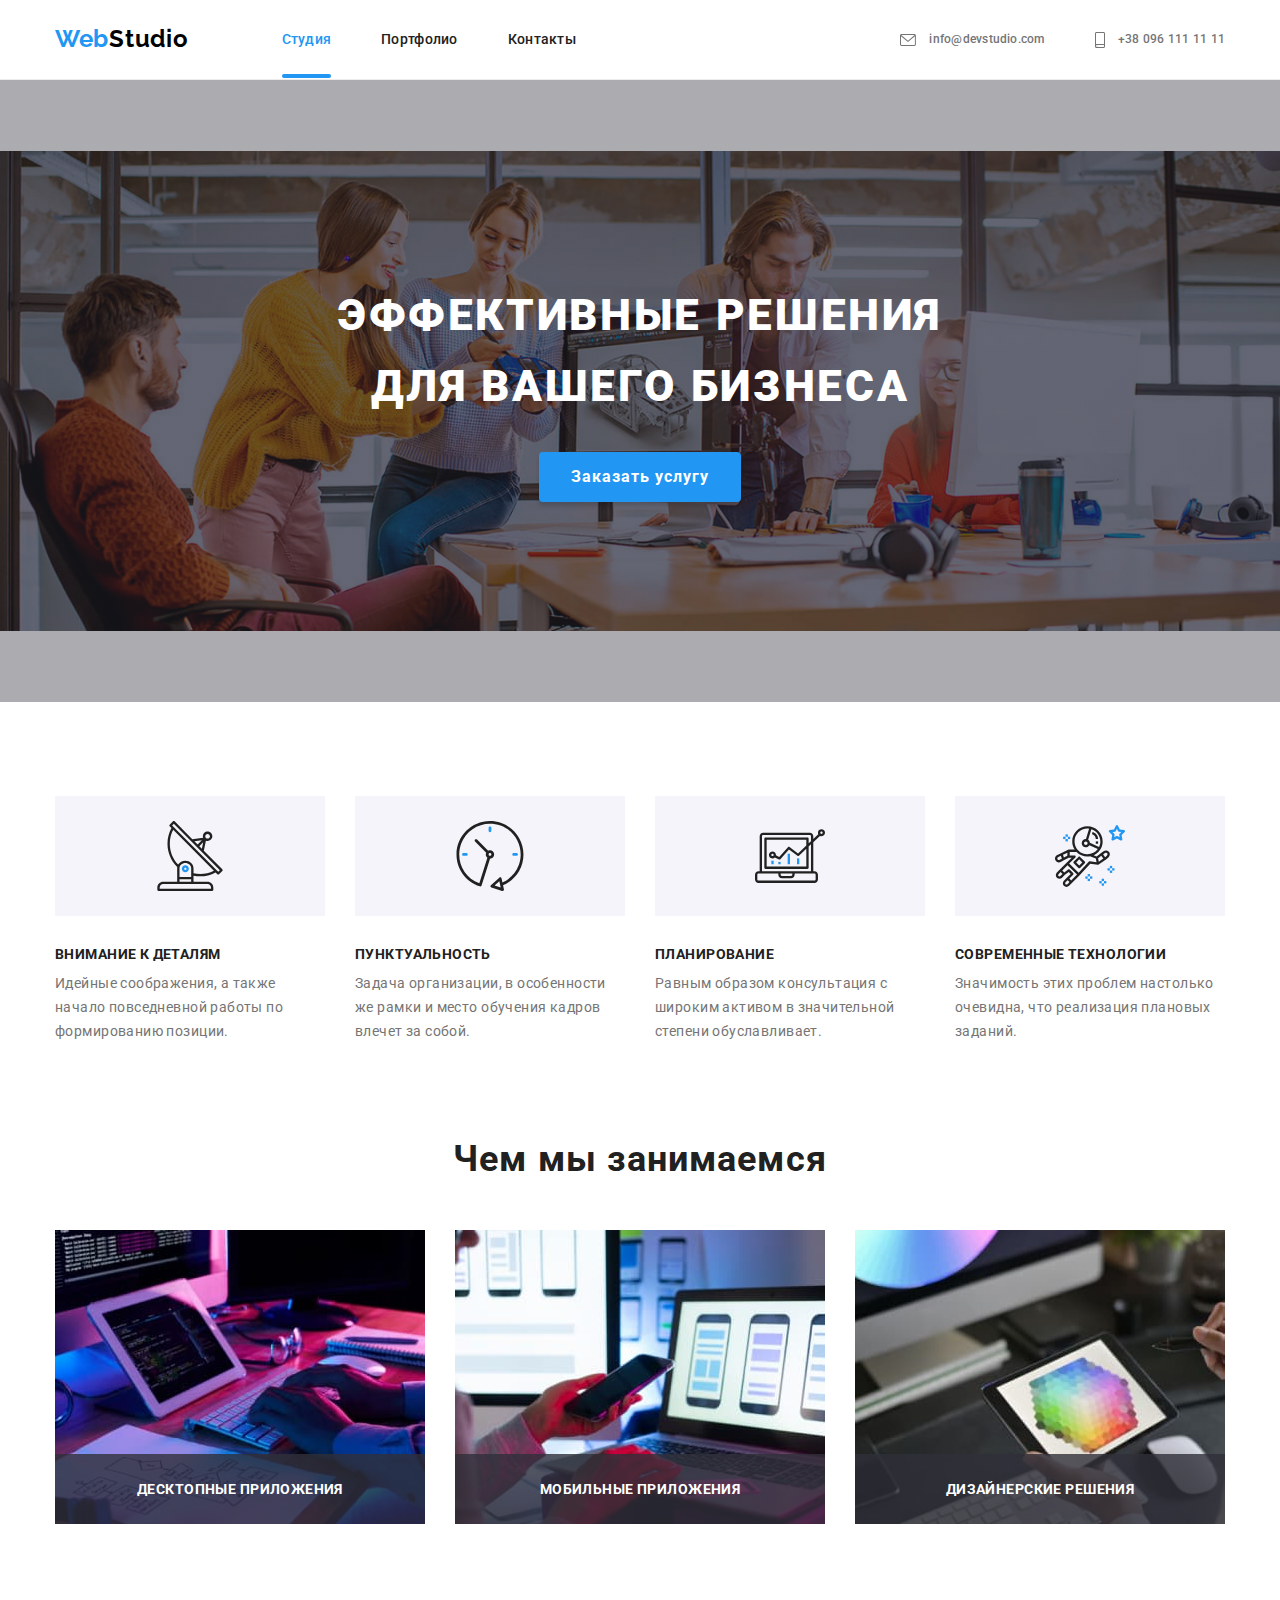
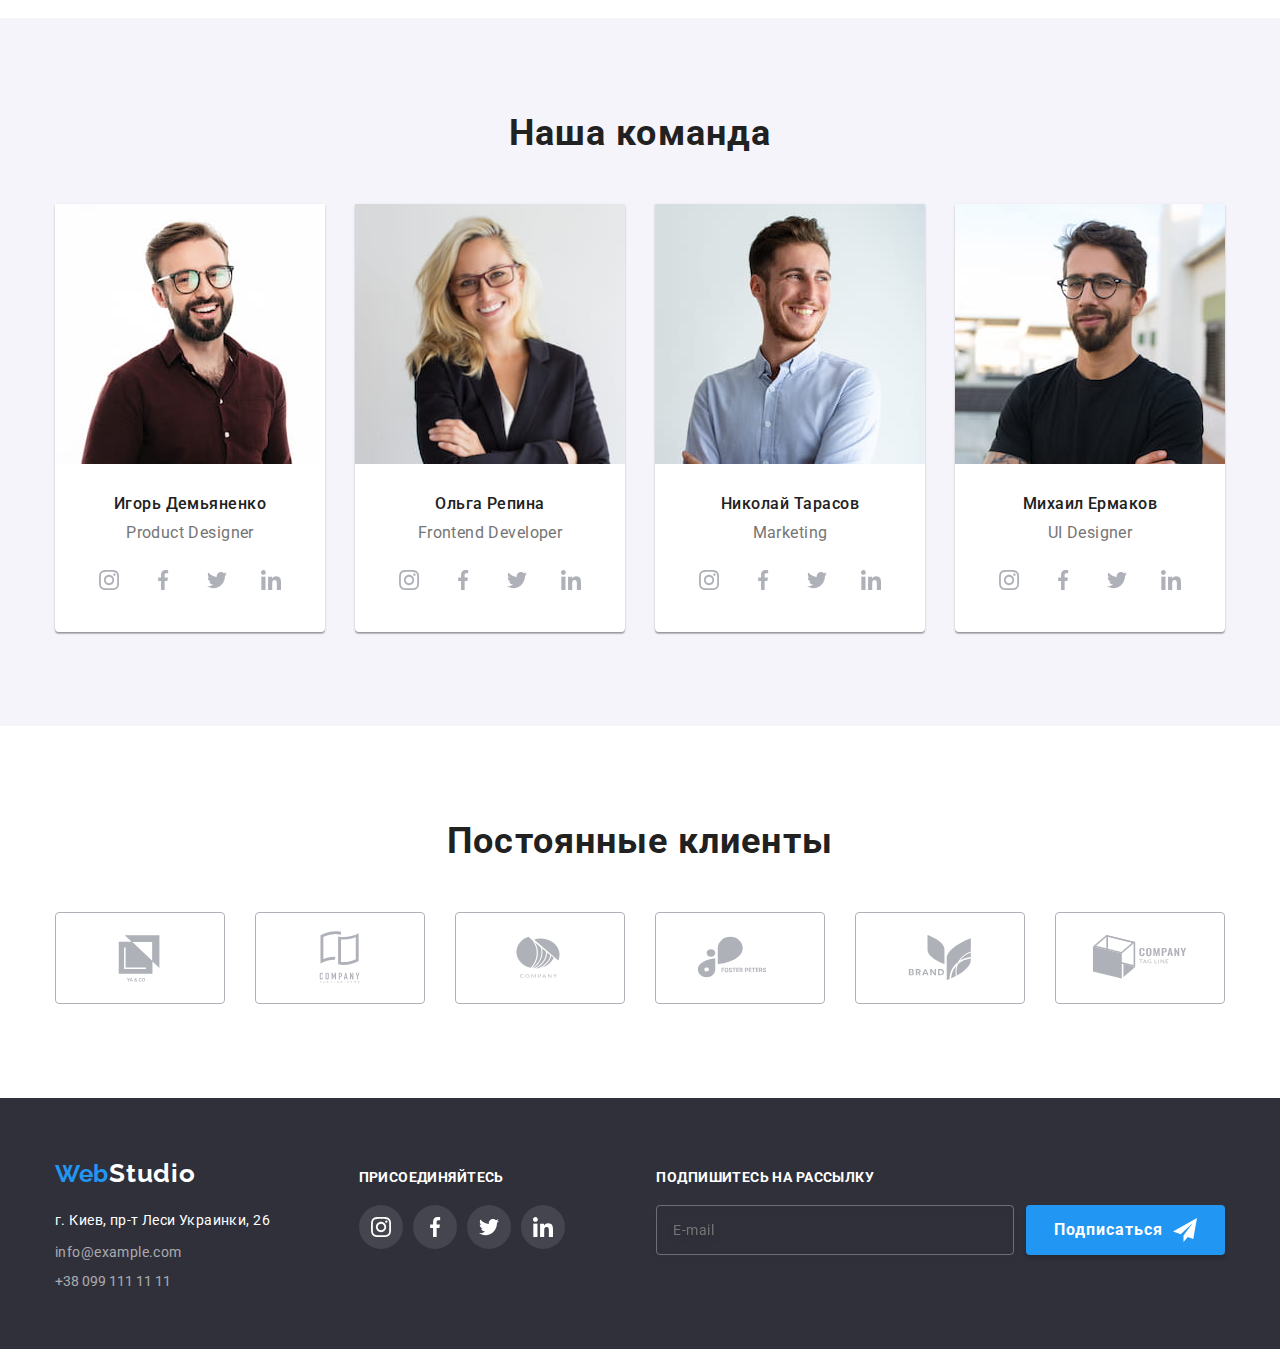
<file: index.html>
<!DOCTYPE html>
<html lang="ru">
    <head>
        <meta charset="UTF-8">
        <meta http-equiv="X-UA-Compatible" content="IE=edge">
        <meta name="viewport" content="width=device-width, initial-scale=1.0">
        <title>WebStudio</title>
            <link rel="preconnect" href="https://fonts.googleapis.com">
            <link rel="preconnect" href="https://fonts.gstatic.com" crossorigin>
            <link href="https://fonts.googleapis.com/css2?family=Raleway:wght@700&family=Roboto:wght@400;500;700;900&display=swap"
                rel="stylesheet">
        <link rel="stylesheet" href="./css/modern-normalize.css">
        <link rel="stylesheet" href="./css/main.min.css">
    </head>
    <body>
        <header class="header">
            <div class="container header-container">
                <nav class="navigation">
                    <a href="index.html" lang="en" class="logo">Web<span class="logo--black">Studio</span></a>
                    <ul class="navigation__links">
                        <li class="navigation__links-item">
                            <a href="index.html" class="navigation__link current">Студия</a>
                        </li>
                        <li class="navigation__links-item">
                            <a href="portfolio.html" class="navigation__link">Портфолио</a>
                        </li>
                        <li class="navigation__links-item">
                            <a href="#" class="navigation__link">Контакты</a>
                        </li>
                    </ul>
                </nav>
                <ul class="contacts">
                    <li class="contacts__item"><a href="mailto:info@devstudio.com" class="contacts__link">
                            <svg width="16" height="12" class="contacts__icon">
                                <use href="./images/decoration/sprite.svg#icon-envelope"></use>
                            </svg>
                            info@devstudio.com</a></li>
                    <li class="contacts__item"><a href="tel:+380961111111" class="contacts__link">
                            <svg width="10" height="16" class="contacts__icon">
                                <use href="./images/decoration/sprite.svg#icon-smartphone"></use>
                            </svg>
                            +38 096 111 11 11</a></li>
                </ul>
                <button class="mobile-menu-button" type="button" data-menu-open>
                    <svg width="40" height="40">
                        <use href="./images/decoration/sprite.svg#burger-menu"></use>
                    </svg>
                </button>
            </div>
            <div class="mobile-menu" data-menu>
                <div class="mobile-menu__container">
                    <button class="mobile-menu__close-button" type="button" data-menu-close>
                        <svg class="mobile-menu__close-icon" width="40" height="40">
                            <use href="./images/decoration/sprite.svg#close-mobile"></use>
                        </svg>
                    </button>
                    <ul class="mobile-menu__nav">
                        <li class="mobile-menu__nav-item">
                            <a class="mobile-menu__nav-link" href="index.html">Студия</a></li>
                        <li class="mobile-menu__nav-item">
                            <a class="mobile-menu__nav-link" href="portfolio.html">Портфолио</a></li>
                        <li class="mobile-menu__nav-item">
                            <a class="mobile-menu__nav-link" href="#">Контакты</a></li>
                    </ul>
                    <div class="mobile-menu__group">
                        <ul class="mobile-menu__contacts">
                            <li class="mobile-menu__contacts-item">
                                <a class="mobile-menu__contacts-tel" href="tel:+380961111111">+38 096 111 11 11</a></li>
                            <li class="mobile-menu__contacts-item">
                                <a class="mobile-menu__contacts-email" href="mailto:info@devstudio.com">info@devstudio.com</a></li>
                        </ul>
                        <ul class="mobile-menu__socials">
                            <li class="mobile-menu__socials-item">
                                <a class="mobile-menu__socials-link" href="" target="_blank" rel="noopener noreferrer">Instagram</a>
                            </li>
                            <li class="mobile-menu__socials-item">
                                <a class="mobile-menu__socials-link" href="" target="_blank" rel="noopener noreferrer">Twitter</a>
                            </li>
                            <li class="mobile-menu__socials-item">
                                <a class="mobile-menu__socials-link" href="" target="_blank" rel="noopener noreferrer">Facebook</a>
                            </li>
                            <li class="mobile-menu__socials-item">
                                <a class="mobile-menu__socials-link" href="" target="_blank" rel="noopener noreferrer">LinkedIn</a>
                            </li>
                        </ul>
                    </div>
                </div>
            </div>
        </header>
        <main>
            <section class="hero">
                <div class="container">
                    <h1 class="hero__title">Эффективные решения для вашего бизнеса</h1>
                    <button type="button" class="hero__btn" data-modal-open>Заказать услугу</button>
                </div>
            </section>
            <section class="section section-modified">
                <div class="container">
                    <h2 class="hidden">Наши преимущества</h2>
                    <ul class="pref">
                        <li class="pref__item">
                            <div class="pref__icon-wrapper">
                                <svg width="70" height="70" class="pref__icon">
                                    <use href="./images/decoration/sprite.svg#icon-antenna"></use>
                                </svg>
                            </div>
                            <h3 class="pref__name">Внимание к деталям</h3>
                            <p class="pref__descript">Идейные соображения, а также начало повседневной работы по формированию
                                позиции.</p>
                        </li>
                        <li class="pref__item">
                            <div class="pref__icon-wrapper">
                                <svg width="70" height="70" class="pref__icon">
                                    <use href="./images/decoration/sprite.svg#icon-clock"></use>
                                </svg>
                            </div>
                            <h3 class="pref__name">Пунктуальность</h3>
                            <p class="pref__descript">Задача организации, в особенности же рамки и место обучения кадров влечет
                                за собой.</p>
                        </li>
                        <li class="pref__item">
                            <div class="pref__icon-wrapper">
                                <svg width="70" height="70" class="pref__icon">
                                    <use href="./images/decoration/sprite.svg#icon-diagram"></use>
                                </svg>
                            </div>
                            <h3 class="pref__name">Планирование</h3>
                            <p class="pref__descript">Равным образом консультация с широким активом в значительной степени
                                обуславливает.</p>
                        </li>
                        <li class="pref__item">
                            <div class="pref__icon-wrapper">
                                <svg width="70" height="70" class="pref__icon">
                                    <use href="./images/decoration/sprite.svg#icon-astronaut"></use>
                                </svg>
                            </div>
                            <h3 class="pref__name">Современные технологии</h3>
                            <p class="pref__descript">Значимость этих проблем настолько очевидна, что реализация плановых
                                заданий.</p>
                        </li>
                    </ul>
                </div>
            </section>
            <section class="section works-not-desctop">
                <div class="container">
                    <h2 class="sect-title">Чем мы занимаемся</h2>
                    <ul class="works">
                        <li>
                            <div class="works__item">
                                <picture>
                                    <source media="(min-width: 1200px)"
                                    srcset="./images/works/example-one.jpg 1x,
                                    ./images/works/example-one@2x.jpg 2x">
                                    <source media="(min-width: 1200px)"
                                    srcset="./images/works/example-one.webp 1x,
                                    ./images/works/example-one@2x.webp 2x"
                                    type="image/webp">
                                    <img src="images/works/example-one.jpg" alt="пример работы" width="370" class="works__examples">
                                </picture>
                                <p class="works__label">десктопные приложения</p>
                            </div>
                        </li>
                        <li>
                            <div class="works__item">
                                <picture>
                                    <source media="(min-width: 1200px)"
                                    srcset="./images/works/example-two.jpg 1x,
                                    ./images/works/example-two@2x.jpg 2x">
                                    <source media="(min-width: 1200px)"
                                    srcset="./images/works/example-two.webp 1x,
                                    ./images/works/example-two@2x.webp 2x"
                                    type="image/webp">
                                    <img src="images/works/example-two.jpg" alt="пример работы" width="370" class="works__examples">
                                </picture>
                                <p class="works__label">мобильные приложения</p>
                            </div>
                        </li>
                        <li>
                            <div class="works__item">
                                <picture>
                                    <source media="(min-width: 1200px)"
                                    srcset="./images/works/example-three.jpg 1x,
                                    ./images/works/example-three@2x.jpg 2x">
                                    <source media="(min-width: 1200px)"
                                    srcset="./images/works/example-three.webp 1x,
                                    ./images/works/example-three@2x.webp 2x"
                                    type="image/webp">
                                    <img src="images/works/example-three.jpg" alt="пример работы" width="370" class="works__examples">
                                </picture>
                                <p class="works__label">дизайнерские решения</p>
                            </div>
                        </li>
                    </ul>
                </div>
            </section>
            <section class="section special-bgc">
                <div class="container">
                    <h2 class="sect-title">Наша команда</h2>
                    <ul class="team">
                        <li class="team__item">
                            <picture>
                                <source media="(min-width: 1200px)"
                                    srcset="./images/team/igor-demianenko-1-desctop.jpg 1x,
                                    ./images/team/igor-demianenko-desctop@2x.jpg 2x">
                                <source media="(min-width: 1200px)"
                                    srcset="./images/team/igor-demianenko-1-desctop.webp 1x,
                                    ./images/team/igor-demianenko-desctop@2x.webp 2x"
                                    type="image/webp">
                                <source media="(min-width: 768px)"
                                    srcset="./images/team/igor-demianenko-tablet.jpg 1x,
                                    ./images/team/igor-demianenko-tablet@2x.jpg 2x">
                                <source media="(min-width: 768px)" 
                                    srcset="./images/team/igor-demianenko-tablet.webp 1x,
                                    ./images/team/igor-demianenko-tablet@2x.webp 2x"
                                    type="image/webp">
                                <source media="(min-width: 320px)"
                                    srcset="./images/team/igor-demianenko-mobile.jpg 1x,
                                    ./images/team/igor-demianenko-mobile@2x.jpg 2x">
                                <source media="(min-width: 320px)"
                                    srcset="./images/team/igor-demianenko-mobile.webp 1x,
                                    ./images/team/igor-demianenko-mobile@2x.webp 2x"
                                    type="image/webp">
                                <img src="./images/team/igor-demianenko-1-desctop.jpg"
                                alt="фото сотрудника" width="270" class="team__photo">
                            </picture>
                            <div class="team__subscribe">
                                <h3 class="team__name">Игорь Демьяненко</h3>
                                <p lang="en" class="team__position">Product Designer</p>
                                <ul class="social-links">
                                    <li class="social-links-item">
                                        <a href="#" class="social-list-link">
                                            <svg width="20" height="20" class="social-link-item">
                                                <use href="./images/decoration/sprite.svg#icon-instagram"></use>
                                            </svg>
                                        </a>
                                    </li>
                                    <li class="social-links-item">
                                        <a href="#" class="social-list-link">
                                            <svg width="20" height="20" class="social-link-item">
                                                <use href="./images/decoration/sprite.svg#icon-facebook"></use>
                                            </svg>
                                        </a>
                                    </li>
                                    <li class="social-links-item">
                                        <a href="#" class="social-list-link">
                                            <svg width="20" height="20" class="social-link-item">
                                                <use href="./images/decoration/sprite.svg#icon-twitter"></use>
                                            </svg>
                                        </a>
                                    </li>
                                    <li class="social-links-item">
                                        <a href="#" class="social-list-link">
                                            <svg width="20" height="20" class="social-link-item">
                                                <use href="./images/decoration/sprite.svg#icon-linkedin"></use>
                                            </svg>
                                        </a>
                                    </li>
                                </ul>
                            </div>
                        </li>
                        <li class="team__item">
                            <picture>
                                <source media="(min-width: 1200px)" 
                                    srcset="./images/team/olga-repina-1-desctop.jpg 1x,
                                    ./images/team/olga-repina-desctop@2x.jpg 2x">
                                <source media="(min-width: 1200px)"
                                    srcset="./images/team/olga-repina-1-desctop.webp 1x,
                                    ./images/team/olga-repina-desctop@2x.webp 2x"
                                    type="image/webp">
                                <source media="(min-width: 768px)"
                                    srcset="./images/team/olga-repina-tablet.jpg 1x,
                                    ./images/team/olga-repina-tablet@2x.jpg 2x">
                                <source media="(min-width: 768px)"
                                    srcset="./images/team/olga-repina-tablet.webp 1x,
                                    ./images/team/olga-repina-tablet@2x.webp 2x"
                                    type="image/webp">
                                <source media="(min-width: 320px)"
                                    srcset="./images/team/olga-repina-mobile.jpg 1x,
                                    ./images/team/olga-repina-mobile@2x.jpg 2x">
                                <source media="(min-width: 320px)"
                                    srcset="./images/team/olga-repina-mobile.webp 1x,
                                    ./images/team/olga-repina-mobile@2x.webp 2x"
                                    type="image/webp">
                                <img src="images/team/olga-repina-1-desctop.jpg"
                                alt="фото сотрудника" width="270" class="team__photo">
                            </picture>
                            <div class="team__subscribe">
                                <h3 class="team__name">Ольга Репина</h3>
                                <p lang="en" class="team__position">Frontend Developer</p>
                                <ul class="social-links">
                                    <li class="social-links-item">
                                        <a href="#" class="social-list-link">
                                            <svg width="20" height="20" class="social-link-item">
                                                <use href="./images/decoration/sprite.svg#icon-instagram"></use>
                                            </svg>
                                        </a>
                                    </li>
                                    <li class="social-links-item">
                                        <a href="#" class="social-list-link">
                                            <svg width="20" height="20" class="social-link-item">
                                                <use href="./images/decoration/sprite.svg#icon-facebook"></use>
                                            </svg>
                                        </a>
                                    </li>
                                    <li class="social-links-item">
                                        <a href="#" class="social-list-link">
                                            <svg width="20" height="20" class="social-link-item">
                                                <use href="./images/decoration/sprite.svg#icon-twitter"></use>
                                            </svg>
                                        </a>
                                    </li>
                                    <li class="social-links-item">
                                        <a href="#" class="social-list-link">
                                            <svg width="20" height="20" class="social-link-item">
                                                <use href="./images/decoration/sprite.svg#icon-linkedin"></use>
                                            </svg>
                                        </a>
                                    </li>
                                </ul>
                            </div>
                        </li>
                        <li class="team__item">
                            <picture>
                                <source media="(min-width: 1200px)"
                                    srcset="./images/team/nikolai-tarasov-1-desctop.jpg 1x,
                                    ./images/team/nikolai-tarasov-desctop@2x.jpg 2x">
                                <source media="(min-width: 1200px)"
                                    srcset="./images/team/nikolai-tarasov-1-desctop.webp 1x,
                                    ./images/team/nikolai-tarasov-desctop@2x.webp 2x"
                                    type="image/webp">
                                <source media="(min-width: 768px)"
                                    srcset="./images/team/nikolai-tarasov-tablet.jpg 1x,
                                    ./images/team/nikolai-tarasov-tablet@2x.jpg 2x">
                                <source media="(min-width: 768px)"
                                    srcset="./images/team/nikolai-tarasov-tablet.webp 1x,
                                    ./images/team/nikolai-tarasov-tablet@2x.webp 2x"
                                    type="image/webp">
                                <source media="(min-width: 320px)"
                                    srcset="./images/team/nikolai-tarasov-mobile.jpg 1x,
                                    ./images/team/nikolai-tarasov-mobile@2x.jpg 2x">
                                <source media="(min-width: 320px)"
                                    srcset="./images/team/nikolai-tarasov-mobile.webp 1x,
                                    ./images/team/nikolai-tarasov-mobile@2x.webp 2x"
                                    type="image/webp">
                                <img src="images/team/nikolai-tarasov-1-desctop.jpg"
                                alt="фото сотрудника" width="270" class="team__photo">
                            </picture>
                            <div class="team__subscribe">
                                <h3 class="team__name">Николай Тарасов</h3>
                                <p lang="en" class="team__position">Marketing</p>
                                <ul class="social-links">
                                    <li class="social-links-item">
                                        <a href="#" class="social-list-link">
                                            <svg width="20" height="20" class="social-link-item">
                                                <use href="./images/decoration/sprite.svg#icon-instagram"></use>
                                            </svg>
                                        </a>
                                    </li>
                                    <li class="social-links-item">
                                        <a href="#" class="social-list-link">
                                            <svg width="20" height="20" class="social-link-item">
                                                <use href="./images/decoration/sprite.svg#icon-facebook"></use>
                                            </svg>
                                        </a>
                                    </li>
                                    <li class="social-links-item">
                                        <a href="#" class="social-list-link">
                                            <svg width="20" height="20" class="social-link-item">
                                                <use href="./images/decoration/sprite.svg#icon-twitter"></use>
                                            </svg>
                                        </a>
                                    </li>
                                    <li class="social-links-item">
                                        <a href="#" class="social-list-link">
                                            <svg width="20" height="20" class="social-link-item">
                                                <use href="./images/decoration/sprite.svg#icon-linkedin"></use>
                                            </svg>
                                        </a>
                                    </li>
                                </ul>
                            </div>
                        </li>
                        <li class="team__item">
                            <picture>
                                <source media="(min-width: 1200px)"
                                    srcset="./images/team/michael-iermakov-1-desctop.jpg 1x,
                                    ./images/team/michael-iermakov-desctop@2x.jpg 2x">
                                <source media="(min-width: 1200px)"
                                    srcset="./images/team/michael-iermakov-1-desctop.webp 1x,
                                    ./images/team/michael-iermakov-desctop@2x.webp 2x"
                                    type="image/webp">
                                <source media="(min-width: 768px)"
                                    srcset="./images/team/michael-iermakov-tablet.jpg 1x,
                                    ./images/team/michael-iermakov-tablet@2x.jpg 2x">
                                <source media="(min-width: 768px)"
                                    srcset="./images/team/michael-iermakov-tablet.webp 1x,
                                    ./images/team/michael-iermakov-tablet@2x.webp 2x"
                                    type="image/webp">
                                <source media="(min-width: 320px)"
                                    srcset="./images/team/michael-iermakov-mobile.jpg 1x,
                                    ./images/team/michael-iermakov-mobile@2x.jpg 2x">
                                <source media="(min-width: 320px)"
                                    srcset="./images/team/michael-iermakov-mobile.webp 1x,
                                    ./images/team/michael-iermakov-mobile@2x.webp 2x"
                                    type="image/webp">
                                <img src="images/team/michael-iermakov-1-desctop.jpg"
                                alt="фото сотрудника" width="270" class="team__photo">
                            </picture>
                            <div class="team__subscribe">
                                <h3 class="team__name">Михаил Ермаков</h3>
                                <p lang="en" class="team__position">UI Designer</p>
                                <ul class="social-links">
                                    <li class="social-links-item">
                                        <a href="#" class="social-list-link">
                                            <svg width="20" height="20" class="social-link-item">
                                                <use href="./images/decoration/sprite.svg#icon-instagram"></use>
                                            </svg>
                                        </a>
                                    </li>
                                    <li class="social-links-item">
                                        <a href="#" class="social-list-link">
                                            <svg width="20" height="20" class="social-link-item">
                                                <use href="./images/decoration/sprite.svg#icon-facebook"></use>
                                            </svg>
                                        </a>
                                    </li>
                                    <li class="social-links-item">
                                        <a href="#" class="social-list-link">
                                            <svg width="20" height="20" class="social-link-item">
                                                <use href="./images/decoration/sprite.svg#icon-twitter"></use>
                                            </svg>
                                        </a>
                                    </li>
                                    <li class="social-links-item">
                                        <a href="#" class="social-list-link">
                                            <svg width="20" height="20" class="social-link-item">
                                                <use href="./images/decoration/sprite.svg#icon-linkedin"></use>
                                            </svg>
                                        </a>
                                    </li>
                                </ul>
                            </div>
                        </li>
                    </ul>
                </div>
            </section>
            <section class="section">
                <div class="container">
                    <h2 class="sect-title">Постоянные клиенты</h2>
                    <ul class="customers">
                        <li class="customers__list">
                            <a href="#" class="customers__link">
                                <svg width="106" height="60" class="customers__item">
                                    <use href="./images/decoration/sprite.svg#icon-client1"></use>
                                </svg>
                            </a>
                        </li>
                        <li class="customers__list">
                            <a href="#" class="customers__link">
                                <svg width="106" height="60" class="customers__item">
                                    <use href="./images/decoration/sprite.svg#icon-client2"></use>
                                </svg>
                            </a>
                        </li>
                        <li class="customers__list">
                            <a href="#" class="customers__link">
                                <svg width="106" height="60" class="customers__item">
                                    <use href="./images/decoration/sprite.svg#icon-client3"></use>
                                </svg>
                            </a>
                        </li>
                        <li class="customers__list">
                            <a href="#" class="customers__link">
                                <svg width="106" height="60" class="customers__item">
                                    <use href="./images/decoration/sprite.svg#icon-client4"></use>
                                </svg>
                            </a>
                        </li>
                        <li class="customers__list">
                            <a href="#" class="customers__link">
                                <svg width="106" height="60" class="customers__item">
                                    <use href="./images/decoration/sprite.svg#icon-client5"></use>
                                </svg>
                            </a>
                        </li>
                        <li class="customers__list">
                            <a href="#" class="customers__link">
                                <svg width="106" height="60" class="customers__item">
                                    <use href="./images/decoration/sprite.svg#icon-client6"></use>
                                </svg>
                            </a>
                        </li>
                    </ul>
                </div>
            </section>
        </main>
        <footer class="footer">
            <div class="container footer-flex">
                <div class="tablet-wrapper">
                    <div class="contact-us">
                        <a href="index.html" class="logo">Web<span class="logo--white">Studio</span></a>
                        <ul class="address">
                            <li class="address__item">
                                <address class="address__street"><a href="#" class="address__street-link">г. Киев, пр-т Леси
                                        Украинки, 26</a>
                                </address>
                            </li>
                            <li class="address__item"><a href="mailto:info@example.com" class="address__link">info@example.com</a>
                            </li>
                            <li class="address__item"><a href="tel:+380991111111" class="address__link">+38 099 111 11 11</a></li>
                        </ul>
                    </div>
                    <div class="join-us">
                        <h2 class="join-header">присоединяйтесь</h2>
                        <ul class="footer-social-links">
                            <li class="footer-social-links-item">
                                <a href="#" class="footer-social-list-link">
                                    <svg width="20" height="20" class="footer-social-link-item">
                                        <use href="./images/decoration/sprite.svg#icon-instagram"></use>
                                    </svg>
                                </a>
                            </li>
                            <li class="footer-social-links-item">
                                <a href="#" class="footer-social-list-link">
                                    <svg width="20" height="20" class="footer-social-link-item">
                                        <use href="./images/decoration/sprite.svg#icon-facebook"></use>
                                    </svg>
                                </a>
                            </li>
                            <li class="footer-social-links-item">
                                <a href="#" class="footer-social-list-link">
                                    <svg width="20" height="20" class="footer-social-link-item">
                                        <use href="./images/decoration/sprite.svg#icon-twitter"></use>
                                    </svg>
                                </a>
                            </li>
                            <li class="footer-social-links-item">
                                <a href="#" class="footer-social-list-link">
                                    <svg width="20" height="20" class="footer-social-link-item">
                                        <use href="./images/decoration/sprite.svg#icon-linkedin"></use>
                                    </svg>
                                </a>
                            </li>
                        </ul>
                    </div>
                </div>
                <div class="footer-form-div">
                    <h2 class="join-header">Подпишитесь на рассылку</h2>
                    <form class="footer-form">
                        <input class="footer-input" type="email" name="user_email" placeholder="E-mail" required>
                        <button class="footer-subscribe-button">
                            Подписаться
                            <svg width="24" height="24" class="send-btn-icon">
                                <use href="./images/decoration/sprite.svg#icon-send"></use>
                            </svg>
                        </button>
                    </form>
                </div>
            </div>
        
        </footer>
        <!-- modal window -->
        <div class="backdrop is-hidden" data-modal>
            <div class="modal">
                <button type="button" class="modal-close-button" data-modal-close>
                    <svg width="11" height="11" class="close-icon">
                        <use href="./images/decoration/sprite.svg#close-cross"></use>
                    </svg>
                </button>
                <div class="modal-form">
                    <strong class="modal-title">Оставьте свои данные, мы вам перезвоним</strong>
                    <form class="modal-form-area">
                        <label class="modal-label">
                            Имя
                        </label>
                        <div class="modal-input-wrapper">
                            <input class="modal-input" type="text" name="user_name" required>
                            <svg width="15" height="12" class="input-field-icon">
                                <use href="./images/decoration/sprite.svg#icon-person"></use>
                            </svg>
                        </div>
                        <label class="modal-label">
                            Телефон
                        </label>
                        <div class="modal-input-wrapper">
                            <input class="modal-input" type="tel" name="user_phone" required>
                            <svg width="13" height="13" class="input-field-icon">
                                <use href="./images/decoration/sprite.svg#icon-phone"></use>
                            </svg>
                        </div>
                        <label class="modal-label">
                            Почта
                        </label>
                        <div class="modal-input-wrapper">
                            <input class="modal-input" type="email" name="user_email" required>
                            <svg width="13" height="13" class="input-field-icon">
                                <use href="./images/decoration/sprite.svg#icon-mail"></use>
                            </svg>
                        </div>
                        <label class="modal-label">
                            Комментарий
                        </label>
                        <textarea class="customer-message" name="user_message" placeholder="Введите текст"></textarea>
                        <div class="user-agreement">
                            <label class="user-agreement-label">
                                <input class="checkbox hidden" type="checkbox" name="user-agreement" required>
                                <span class="user-agreement-visual-box">
                                    <svg width="13" height="11" class="checkbox-icon">
                                        <use href="./images/decoration/sprite.svg#icon-checked"></use>
                                    </svg>
                                </span>
                                Соглашаюсь с рассылкой и принимаю <a href="#" class="user-agreement-link">Условия договора</a></label>
                        </div>
                        <button class="submit-btn" type="submit">Отправить</button>
                    </form>
                </div>
            </div>
        </div>
        <script src="./js/modal.js"></script>
        <script src="./js/mobile-menu.js"></script>
    </body>
</html>
</file>
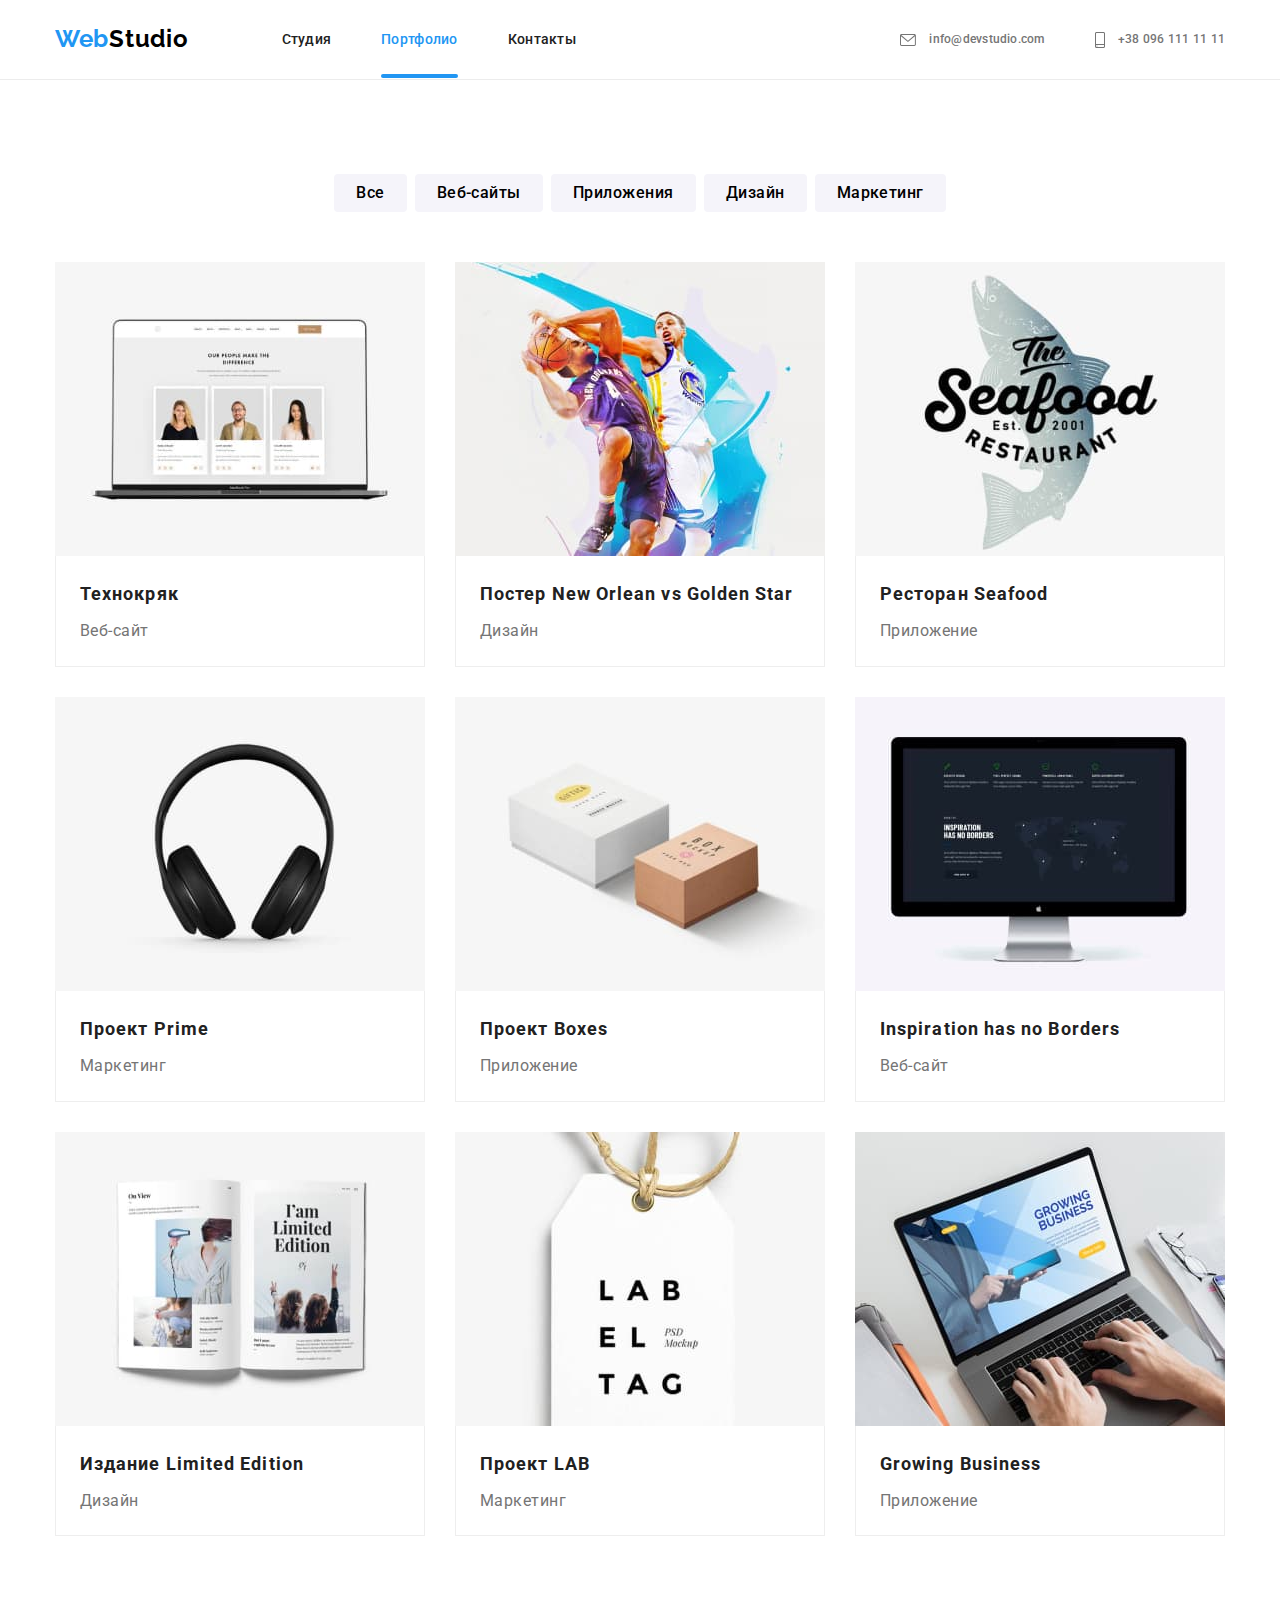
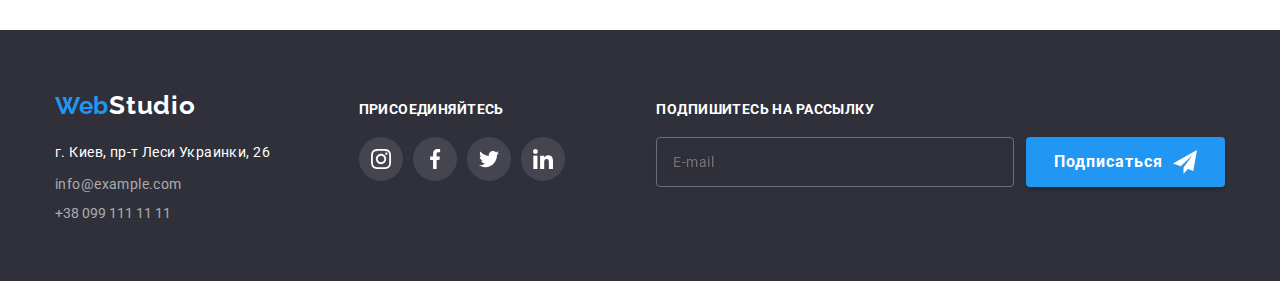
<file: portfolio.html>
<!DOCTYPE html>
<html lang="ru">
    <head>
        <meta charset="UTF-8">
        <meta http-equiv="X-UA-Compatible" content="IE=edge">
        <meta name="viewport" content="width=device-width, initial-scale=1.0">
        <title>Our Portfolio</title>
        <link rel="preconnect" href="https://fonts.googleapis.com">
        <link rel="preconnect" href="https://fonts.gstatic.com" crossorigin>
        <link href="https://fonts.googleapis.com/css2?family=Raleway:wght@700&family=Roboto:wght@400;500;700;900&display=swap"
            rel="stylesheet">
            <link rel="stylesheet" href="./css/modern-normalize.css">
            <link rel="stylesheet" href="./css/main.min.css">
    </head>
    <body>
        <header class="header">
            <div class="container header-container">
                <nav class="navigation">
                    <a href="index.html" lang="en" class="logo">Web<span class="logo--black">Studio</span></a>
                    <ul class="navigation__links">
                        <li class="navigation__links-item">
                            <a href="index.html" class="navigation__link">Студия</a>
                        </li>
                        <li class="navigation__links-item">
                            <a href="portfolio.html" class="navigation__link current">Портфолио</a>
                        </li>
                        <li class="navigation__links-item">
                            <a href="#" class="navigation__link">Контакты</a>
                        </li>
                    </ul>
                </nav>
                <ul class="contacts">
                    <li class="contacts__item"><a href="mailto:info@devstudio.com" class="contacts__link">
                            <svg width="16" height="12" class="contacts__icon">
                                <use href="./images/decoration/sprite.svg#icon-envelope"></use>
                            </svg>
                            info@devstudio.com</a></li>
                    <li class="contacts__item"><a href="tel:+380961111111" class="contacts__link">
                            <svg width="10" height="16" class="contacts__icon">
                                <use href="./images/decoration/sprite.svg#icon-smartphone"></use>
                            </svg>
                            +38 096 111 11 11</a></li>
                </ul>
                <button class="mobile-menu-button" type="button" data-menu-open>
                    <svg width="40" height="40">
                        <use href="./images/decoration/sprite.svg#burger-menu"></use>
                    </svg>
                </button>
            </div>
            <div class="mobile-menu" data-menu>
                <div class="mobile-menu__container">
                    <button class="mobile-menu__close-button" type="button" data-menu-close>
                        <svg class="mobile-menu__close-icon" width="40" height="40">
                            <use href="./images/decoration/sprite.svg#close-mobile"></use>
                        </svg>
                    </button>
                    <ul class="mobile-menu__nav">
                        <li class="mobile-menu__nav-item">
                            <a class="mobile-menu__nav-link" href="index.html">Студия</a>
                        </li>
                        <li class="mobile-menu__nav-item">
                            <a class="mobile-menu__nav-link mobile-current" href="portfolio.html">Портфолио</a>
                        </li>
                        <li class="mobile-menu__nav-item">
                            <a class="mobile-menu__nav-link" href="#">Контакты</a>
                        </li>
                    </ul>
                    <div class="mobile-menu__group">
                        <ul class="mobile-menu__contacts">
                            <li class="mobile-menu__contacts-item">
                                <a class="mobile-menu__contacts-tel" href="tel:+380961111111">+38 096 111 11 11</a>
                            </li>
                            <li class="mobile-menu__contacts-item">
                                <a class="mobile-menu__contacts-email" href="mailto:info@devstudio.com">info@devstudio.com</a>
                            </li>
                        </ul>
                        <ul class="mobile-menu__socials">
                            <li class="mobile-menu__socials-item">
                                <a class="mobile-menu__socials-link" href="" target="_blank"
                                    rel="noopener noreferrer">Instagram</a>
                            </li>
                            <li class="mobile-menu__socials-item">
                                <a class="mobile-menu__socials-link" href="" target="_blank"
                                    rel="noopener noreferrer">Twitter</a>
                            </li>
                            <li class="mobile-menu__socials-item">
                                <a class="mobile-menu__socials-link" href="" target="_blank"
                                    rel="noopener noreferrer">Facebook</a>
                            </li>
                            <li class="mobile-menu__socials-item">
                                <a class="mobile-menu__socials-link" href="" target="_blank"
                                    rel="noopener noreferrer">LinkedIn</a>
                            </li>
                        </ul>
                    </div>
                </div>
            </div>
        </header>
        <main>
            <section class="section">
                <h2 class="hidden">Портфолио</h2>
                <div class="container">
                    <ul class="filter">
                        <li class="filter__item-list"><button type="button" class="filter__item">Все</button></li>
                        <li class="filter__item-list"><button type="button" class="filter__item">Веб-сайты</button></li>
                        <li class="filter__item-list"><button type="button" class="filter__item">Приложения</button></li>
                        <li class="filter__item-list"><button type="button" class="filter__item">Дизайн</button></li>
                        <li class="filter__item-list"><button type="button" class="filter__item">Маркетинг</button></li>
                    </ul>
                    <ul class="projects">
                        <li class="projects__list">
                            <a href="#" class="projects__card">
                                <div class="projects__card-item">
                                    <picture>
                                        <source media="(min-width: 1200px)" srcset="./images/portfolio/img1desctop.jpg 1x,
                                                                        ./images/portfolio/img1desctop@2x.jpg 2x">
                                        <source media="(min-width: 1200px)" srcset="./images/portfolio/img1desctop.webp 1x,
                                                                        ./images/portfolio/img1desctop@2x.webp 2x" type="images/webp">
                                        <source media="(min-width: 768px)" srcset="./images/portfolio/img1tablet.jpg 1x,
                                                                        ./images/portfolio/img1tablet@2x.jpg 2x">
                                        <source media="(min-width: 768px)" srcset="./images/portfolio/img1tablet.webp 1x,
                                                                        ./images/portfolio/img1tablet@2x.webp 2x" type="images/webp">
                                        <source media="(min-width: 320px)" srcset="./images/portfolio/img1mobile.jpg 1x,
                                                                        ./images/portfolio/img1mobile@2x.jpg 2x">
                                        <source media="(min-width: 320px)" srcset="./images/portfolio/img1mobile.webp 1x,
                                                                        ./images/portfolio/img1mobile@2x.webp 2x" type="images/webp">
                                        <img src="./images/portfolio/img1desctop.jpg" alt="Превью работы" width="370" class="projects__photo">
                                    </picture>
                                    <p class="projects__overlay">Технокряк это современная площадка распространения коронавируса. Компании используют эту платформу для цифрового
                                    шпионажа и атак на защищённые сервера конкурентов.</p>
                                </div>
                                <div class="projects__subscribe">
                                    <h3 class="projects__name">Технокряк</h3>
                                    <p class="projects__type tablet-special">Веб-сайт</p>
                                    </div>
                            </a>
                        </li>
                        <li class="projects__list">
                            <a href="#" class="projects__card">
                                <div class="projects__card-item">
                                    <picture>
                                        <source media="(min-width: 1200px)" srcset="./images/portfolio/img2desctop.jpg 1x,
                                            ./images/portfolio/img2desctop@2x.jpg 2x">
                                        <source media="(min-width: 1200px)" srcset="./images/portfolio/img2desctop.webp 1x,
                                            ./images/portfolio/img2desctop@2x.webp 2x"
                                            type="images/webp">
                                        <source media="(min-width: 768px)" srcset="./images/portfolio/img2tablet.jpg 1x,
                                            ./images/portfolio/img2tablet@2x.jpg 2x">
                                        <source media="(min-width: 768px)" srcset="./images/portfolio/img2tablet.webp 1x,
                                            ./images/portfolio/img2tablet@2x.webp 2x"
                                            type="images/webp">
                                        <source media="(min-width: 320px)" srcset="./images/portfolio/img2mobile.jpg 1x,
                                            ./images/portfolio/img2mobile@2x.jpg 2x">
                                        <source media="(min-width: 320px)" srcset="./images/portfolio/img2mobile.webp 1x,
                                            ./images/portfolio/img2mobile@2x.webp 2x"
                                            type="images/webp">
                                        <img src="./images/portfolio/img2desctop.jpg" alt="Превью работы" width="370" class="projects__photo">
                                    </picture>
                                    <p class="projects__overlay">Технокряк это современная площадка распространения коронавируса. Компании используют эту платформу для цифрового
                                    шпионажа и атак на защищённые сервера конкурентов.</p>
                                </div>
                                <div class="projects__subscribe">
                                    <h3 class="projects__name">Постер New Orlean vs Golden Star</h3>
                                    <p class="projects__type">Дизайн</p>
                                </div>
                            </a>
                        </li>
                        <li class="projects__list">
                            <a href="#" class="projects__card">
                                <div class="projects__card-item">
                                    <picture>
                                        <source media="(min-width: 1200px)" srcset="./images/portfolio/img3desctop.jpg 1x,
                                            ./images/portfolio/img3desctop@2x.jpg 2x">
                                        <source media="(min-width: 1200px)" srcset="./images/portfolio/img3desctop.webp 1x,
                                            ./images/portfolio/img3desctop@2x.webp 2x" type="images/webp">
                                        <source media="(min-width: 768px)" srcset="./images/portfolio/img3tablet.jpg 1x,
                                            ./images/portfolio/img3tablet@2x.jpg 2x">
                                        <source media="(min-width: 768px)" srcset="./images/portfolio/img3tablet.webp 1x,
                                            ./images/portfolio/img3tablet@2x.webp 2x" type="images/webp">
                                        <source media="(min-width: 320px)" srcset="./images/portfolio/img3mobile.jpg 1x,
                                            ./images/portfolio/img3mobile@2x.jpg 2x">
                                        <source media="(min-width: 320px)" srcset="./images/portfolio/img3mobile.webp 1x,
                                            ./images/portfolio/img3mobile@2x.webp 2x" type="images/webp">
                                        <img src="./images/portfolio/img3desctop.jpg" alt="Превью работы" width="370" class="projects__photo">
                                    </picture>
                                    <p class="projects__overlay">Технокряк это современная площадка распространения коронавируса. Компании используют эту платформу для цифрового
                                    шпионажа и атак на защищённые сервера конкурентов.</p>
                                </div>
                                <div class="projects__subscribe">
                                    <h3 class="projects__name">Ресторан Seafood</h3>
                                    <p class="projects__type">Приложение</p>
                                </div>
                            </a>
                        </li>
                        <li class="projects__list">
                            <a href="#" class="projects__card">
                                <div class="projects__card-item">
                                    <picture>
                                        <source media="(min-width: 1200px)" srcset="./images/portfolio/img4desctop.jpg 1x,
                                            ./images/portfolio/img4desctop@2x.jpg 2x">
                                        <source media="(min-width: 1200px)" srcset="./images/portfolio/img4desctop.webp 1x,
                                            ./images/portfolio/img4desctop@2x.webp 2x" type="images/webp">
                                        <source media="(min-width: 768px)" srcset="./images/portfolio/img4tablet.jpg 1x,
                                            ./images/portfolio/img4tablet@2x.jpg 2x">
                                        <source media="(min-width: 768px)" srcset="./images/portfolio/img4tablet.webp 1x,
                                            ./images/portfolio/img4tablet@2x.webp 2x" type="images/webp">
                                        <source media="(min-width: 320px)" srcset="./images/portfolio/img4mobile.jpg 1x,
                                            ./images/portfolio/img4mobile@2x.jpg 2x">
                                        <source media="(min-width: 320px)" srcset="./images/portfolio/img4mobile.webp 1x,
                                            ./images/portfolio/img4mobile@2x.webp 2x" type="images/webp">
                                        <img src="./images/portfolio/img4desctop.jpg" alt="Превью работы" width="370" class="projects__photo">
                                    </picture>
                                    <p class="projects__overlay">Технокряк это современная площадка распространения коронавируса. Компании используют эту платформу для цифрового
                                    шпионажа и атак на защищённые сервера конкурентов.</p>
                                </div>
                                <div class="projects__subscribe">
                                    <h3 class="projects__name">Проект Prime</h3>
                                    <p class="projects__type">Маркетинг</p>
                                </div>
                            </a>
                        </li>
                        <li class="projects__list">
                            <a href="#" class="projects__card">
                                <div class="projects__card-item">
                                    <picture>
                                        <source media="(min-width: 1200px)" srcset="./images/portfolio/img5desctop.jpg 1x,
                                            ./images/portfolio/img5desctop@2x.jpg 2x">
                                        <source media="(min-width: 1200px)" srcset="./images/portfolio/img5desctop.webp 1x,
                                            ./images/portfolio/img5desctop@2x.webp 2x" type="images/webp">
                                        <source media="(min-width: 768px)" srcset="./images/portfolio/img5tablet.jpg 1x,
                                            ./images/portfolio/img5tablet@2x.jpg 2x">
                                        <source media="(min-width: 768px)" srcset="./images/portfolio/img5tablet.webp 1x,
                                            ./images/portfolio/img5tablet@2x.webp 2x" type="images/webp">
                                        <source media="(min-width: 320px)" srcset="./images/portfolio/img5mobile.jpg 1x,
                                            ./images/portfolio/img5mobile@2x.jpg 2x">
                                        <source media="(min-width: 320px)" srcset="./images/portfolio/img5mobile.webp 1x,
                                            ./images/portfolio/img5mobile@2x.webp 2x" type="images/webp">
                                        <img src="./images/portfolio/img5desctop.jpg" alt="Превью работы" width="370" class="projects__photo">
                                    </picture>
                                    <p class="projects__overlay">Технокряк это современная площадка распространения коронавируса. Компании используют эту платформу для цифрового
                                    шпионажа и атак на защищённые сервера конкурентов.</p>
                                </div>
                                <div class="projects__subscribe">
                                    <h3 class="projects__name">Проект Boxes</h3>
                                    <p class="projects__type">Приложение</p>
                                </div>
                            </a>
                        </li>
                        <li class="projects__list">
                            <a href="#" class="projects__card">
                                <div class="projects__card-item">
                                    <picture>
                                        <source media="(min-width: 1200px)" srcset="./images/portfolio/img6desctop.jpg 1x,
                                            ./images/portfolio/img6desctop@2x.jpg 2x">
                                        <source media="(min-width: 1200px)" srcset="./images/portfolio/img6desctop.webp 1x,
                                            ./images/portfolio/img6desctop@2x.webp 2x" type="images/webp">
                                        <source media="(min-width: 768px)" srcset="./images/portfolio/img6tablet.jpg 1x,
                                            ./images/portfolio/img6tablet@2x.jpg 2x">
                                        <source media="(min-width: 768px)" srcset="./images/portfolio/img6tablet.webp 1x,
                                            ./images/portfolio/img6tablet@2x.webp 2x" type="images/webp">
                                        <source media="(min-width: 320px)" srcset="./images/portfolio/img6mobile.jpg 1x,
                                            ./images/portfolio/img6mobile@2x.jpg 2x">
                                        <source media="(min-width: 320px)" srcset="./images/portfolio/img6mobile.webp 1x,
                                            ./images/portfolio/img6mobile@2x.webp 2x" type="images/webp">
                                        <img src="./images/portfolio/img6desctop.jpg" alt="Превью работы" width="370" class="projects__photo">
                                    </picture>
                                    <p class="projects__overlay">Технокряк это современная площадка распространения коронавируса. Компании используют эту платформу для цифрового
                                    шпионажа и атак на защищённые сервера конкурентов.</p>
                                </div>
                                <div class="projects__subscribe">
                                    <h3 class="projects__name">Inspiration has no Borders</h3>
                                    <p class="projects__type">Веб-сайт</p>
                                </div>
                            </a>
                        </li>
                        <li class="projects__list">
                            <a href="#" class="projects__card">
                                <div class="projects__card-item">
                                    <picture>
                                        <source media="(min-width: 1200px)" srcset="./images/portfolio/img7desctop.jpg 1x,
                                            ./images/portfolio/img7desctop@2x.jpg 2x">
                                        <source media="(min-width: 1200px)" srcset="./images/portfolio/img7desctop.webp 1x,
                                            ./images/portfolio/img7desctop@2x.webp 2x" type="images/webp">
                                        <source media="(min-width: 768px)" srcset="./images/portfolio/img7tablet.jpg 1x,
                                            ./images/portfolio/img7tablet@2x.jpg 2x">
                                        <source media="(min-width: 768px)" srcset="./images/portfolio/img7tablet.webp 1x,
                                            ./images/portfolio/img7tablet@2x.webp 2x" type="images/webp">
                                        <source media="(min-width: 320px)" srcset="./images/portfolio/img7mobile.jpg 1x,
                                            ./images/portfolio/img7mobile@2x.jpg 2x">
                                        <source media="(min-width: 320px)" srcset="./images/portfolio/img7mobile.webp 1x,
                                            ./images/portfolio/img7mobile@2x.webp 2x" type="images/webp">
                                        <img src="./images/portfolio/img7desctop.jpg" alt="Превью работы" width="370" class="projects__photo">
                                    </picture>
                                    <p class="projects__overlay">Технокряк это современная площадка распространения коронавируса. Компании используют эту платформу для цифрового
                                    шпионажа и атак на защищённые сервера конкурентов.</p>
                                </div>
                                <div class="projects__subscribe">
                                    <h3 class="projects__name">Издание Limited Edition</h3>
                                    <p class="projects__type">Дизайн</p>
                                </div>
                            </a>
                        </li>
                        <li class="projects__list">
                            <a href="#" class="projects__card">
                                <div class="projects__card-item">
                                    <picture>
                                        <source media="(min-width: 1200px)" srcset="./images/portfolio/img8desctop.jpg 1x,
                                            ./images/portfolio/img8desctop@2x.jpg 2x">
                                        <source media="(min-width: 1200px)" srcset="./images/portfolio/img8desctop.webp 1x,
                                            ./images/portfolio/img8desctop@2x.webp 2x" type="images/webp">
                                        <source media="(min-width: 768px)" srcset="./images/portfolio/img8tablet.jpg 1x,
                                            ./images/portfolio/img8tablet@2x.jpg 2x">
                                        <source media="(min-width: 768px)" srcset="./images/portfolio/img8tablet.webp 1x,
                                            ./images/portfolio/img8tablet@2x.webp 2x" type="images/webp">
                                        <source media="(min-width: 320px)" srcset="./images/portfolio/img8mobile.jpg 1x,
                                            ./images/portfolio/img8mobile@2x.jpg 2x">
                                        <source media="(min-width: 320px)" srcset="./images/portfolio/img8mobile.webp 1x,
                                            ./images/portfolio/img8mobile@2x.webp 2x" type="images/webp">
                                        <img src="./images/portfolio/img8desctop.jpg" alt="Превью работы" width="370" class="projects__photo">
                                    </picture>
                                    <p class="projects__overlay">Технокряк это современная площадка распространения коронавируса. Компании используют эту платформу для цифрового
                                    шпионажа и атак на защищённые сервера конкурентов.</p>
                                </div>
                                <div class="projects__subscribe">
                                    <h3 class="projects__name">Проект LAB</h3>
                                    <p class="projects__type">Маркетинг</p>
                                </div>
                            </a>
                        </li>
                        <li class="projects__list">
                            <a href="#" class="projects__card">
                                <div class="projects__card-item">
                                    <picture>
                                        <source media="(min-width: 1200px)" srcset="./images/portfolio/img9desctop.jpg 1x,
                                            ./images/portfolio/img9desctop@2x.jpg 2x">
                                        <source media="(min-width: 1200px)" srcset="./images/portfolio/img9desctop.webp 1x,
                                            ./images/portfolio/img9desctop@2x.webp 2x" type="images/webp">
                                        <source media="(min-width: 768px)" srcset="./images/portfolio/img9tablet.jpg 1x,
                                            ./images/portfolio/img9tablet@2x.jpg 2x">
                                        <source media="(min-width: 768px)" srcset="./images/portfolio/img9tablet.webp 1x,
                                            ./images/portfolio/img9tablet@2x.webp 2x" type="images/webp">
                                        <source media="(min-width: 320px)" srcset="./images/portfolio/img9mobile.jpg 1x,
                                            ./images/portfolio/img9mobile@2x.jpg 2x">
                                        <source media="(min-width: 320px)" srcset="./images/portfolio/img9mobile.webp 1x,
                                            ./images/portfolio/img9mobile@2x.webp 2x" type="images/webp">
                                        <img src="./images/portfolio/img9desctop.jpg" alt="Превью работы" width="370" class="projects__photo">
                                    </picture>
                                    <p class="projects__overlay">Технокряк это современная площадка распространения коронавируса. Компании используют эту платформу для цифрового
                                    шпионажа и атак на защищённые сервера конкурентов.</p>
                                </div>
                                <div class="projects__subscribe">
                                    <h3 class="projects__name">Growing Business</h3>
                                    <p class="projects__type">Приложение</p>
                                </div>
                            </a>
                        </li>
                    </ul>    
                </div>
            </section>
        </main>
        <footer class="footer">
            <div class="container footer-flex">
                <div class="tablet-wrapper">
                    <div class="contact-us">
                        <a href="index.html" class="logo">Web<span class="logo--white">Studio</span></a>
                        <ul class="address">
                            <li class="address__item">
                                <address class="address__street"><a href="#" class="address__street-link">г. Киев, пр-т Леси
                                        Украинки, 26</a>
                                </address>
                            </li>
                            <li class="address__item"><a href="mailto:info@example.com" class="address__link">info@example.com</a>
                            </li>
                            <li class="address__item"><a href="tel:+380991111111" class="address__link">+38 099 111 11 11</a></li>
                        </ul>
                    </div>
                    <div class="join-us">
                        <h2 class="join-header">присоединяйтесь</h2>
                        <ul class="footer-social-links">
                            <li class="footer-social-links-item">
                                <a href="#" class="footer-social-list-link">
                                    <svg width="20" height="20" class="footer-social-link-item">
                                        <use href="./images/decoration/sprite.svg#icon-instagram"></use>
                                    </svg>
                                </a>
                            </li>
                            <li class="footer-social-links-item">
                                <a href="#" class="footer-social-list-link">
                                    <svg width="20" height="20" class="footer-social-link-item">
                                        <use href="./images/decoration/sprite.svg#icon-facebook"></use>
                                    </svg>
                                </a>
                            </li>
                            <li class="footer-social-links-item">
                                <a href="#" class="footer-social-list-link">
                                    <svg width="20" height="20" class="footer-social-link-item">
                                        <use href="./images/decoration/sprite.svg#icon-twitter"></use>
                                    </svg>
                                </a>
                            </li>
                            <li class="footer-social-links-item">
                                <a href="#" class="footer-social-list-link">
                                    <svg width="20" height="20" class="footer-social-link-item">
                                        <use href="./images/decoration/sprite.svg#icon-linkedin"></use>
                                    </svg>
                                </a>
                            </li>
                        </ul>
                    </div>
                </div>
                <div class="footer-form-div">
                    <h2 class="join-header">Подпишитесь на рассылку</h2>
                    <form class="footer-form">
                        <input class="footer-input" type="email" name="user_email" placeholder="E-mail" required>
                        <button class="footer-subscribe-button">
                            Подписаться
                            <svg width="24" height="24" class="send-btn-icon">
                                <use href="./images/decoration/sprite.svg#icon-send"></use>
                            </svg>
                        </button>
                    </form>
                </div>
            </div>
        
        </footer>
        <script src="./js/mobile-menu.js"></script>
    </body>
</html>
</file>
<file: css/main.min.css>
:root{--main-color: #212121;--second-color: #757575;--white-color: #ffffff;--accent-color: #2196f3}.hidden{position:absolute;width:1px;height:1px;overflow:hidden;opacity:0;margin-top:-1px;border:0;padding:0;white-space:nowrap;clip-path:inset(100%);clip:rect(0 0 0 0)}*,*::after,*::before{padding:0;margin:0}a{text-decoration:none}ul,ol{list-style:none}button{cursor:pointer;border:none}body{font-size:14px;font-weight:400;font-style:normal;font-family:"Roboto", sans-serif}@media screen and (max-width: 1199.98px){.section{padding:60px 0}}@media screen and (min-width: 1200px){.section{padding:94px 0}}img{display:block;max-width:100%;height:auto}.container{padding-left:15px;padding-right:15px}@media screen and (min-width: 480px){.container{width:480px;margin-left:auto;margin-right:auto}}@media screen and (min-width: 768px){.container{width:768px}}@media screen and (min-width: 1200px){.container{width:1200px}}.logo{font-family:"Raleway", sans-serif;font-style:normal;font-weight:bold;font-size:24px;line-height:calc(31 / 26);letter-spacing:0.03em;color:#2196f3}.logo--white{color:var(--white-color)}.logo--black{color:#000000}@media screen and (min-width: 768px){.logo--black{margin-right:93px}}@media screen and (min-width: 1200px){.logo--white{font-size:26px;margin-right:93px}}.social-links{display:flex;justify-content:center}.social-links-item{margin-right:10px}.social-links-item:last-of-type{margin-right:0px}.social-list-link{display:flex;width:44px;height:44px;border-radius:50%;align-items:center;justify-content:center;transition:background-color 250ms cubic-bezier(0.4, 0, 0.2, 1)}.social-list-link:hover,.social-list-link:focus{background-color:var(--accent-color);outline:none}.social-list-link:hover .social-link-item,.social-list-link:focus .social-link-item{fill:var(--white-color)}.social-link-item{fill:#afb1b8;transition:fill 250ms cubic-bezier(0.4, 0, 0.2, 1)}.footer-social-links{display:flex;justify-content:center}.footer-social-links-item{margin-right:10px}.footer-social-links-item:last-of-type{margin-right:0}.footer-social-list-link{display:flex;width:44px;height:44px;border-radius:50%;align-items:center;justify-content:center;background-color:rgba(255,255,255,0.1);transition:background-color 250ms cubic-bezier(0.4, 0, 0.2, 1)}.footer-social-list-link:hover,.footer-social-list-link:focus{background-color:var(--accent-color);outline:none}.footer-social-link-item{fill:var(--white-color)}.sect-title{font-weight:bold;text-align:center;letter-spacing:0.03em;color:var(--main-color)}@media screen and (max-width: 1199.98px){.sect-title{font-size:28px;line-height:calc(33/28);margin-bottom:30px}}@media screen and (min-width: 1200px){.sect-title{font-size:36px;line-height:calc(42/36);margin-bottom:50px}}.navigation__links{display:none}.contacts{display:none}.header-container{display:flex;align-items:center;justify-content:space-between}.header{position:relative;padding-top:10px;padding-bottom:10px;border-bottom:1px solid #ececec}.mobile-menu-button{background-color:transparent;border:none;padding:0;line-height:0}@media screen and (min-width: 768px){.header{padding:0}.navigation{display:flex;align-items:center}.navigation__links{display:flex}.navigation__links-item:not(:last-of-type){margin-right:50px}.navigation__links-item{position:relative}.navigation__link{padding:32px 0;display:block;font-weight:500;line-height:16px;letter-spacing:0.02em;color:var(--main-color)}.navigation__link:focus{color:var(--accent-color)}.current{color:var(--accent-color)}.current::after{content:"";position:absolute;left:0;bottom:0;display:block;width:100%;height:4px;background-color:var(--accent-color);border-radius:2px}.contacts{display:block}.contacts__item:not(:last-of-type){margin-bottom:10px}.contacts__link{font-weight:500;font-size:12px;line-height:calc(14/12);letter-spacing:0.02em;color:var(--second-color);transition:fill 250ms cubic-bezier(0.4, 0, 0.2, 1)}.contacts__link:focus,.contacts__link:focus .contacts__icon{color:var(--accent-color);fill:var(--accent-color)}.contacts__icon{fill:var(--second-color);margin-right:10px;vertical-align:middle;transition:fill 250ms cubic-bezier(0.4, 0, 0.2, 1)}.mobile-menu-button{display:none}}@media screen and (min-width: 1200px){.contacts{display:flex}.contacts__item:not(:last-of-type){margin-right:50px;margin-bottom:0}.navigation__link,.contacts__link{padding:31px 0;display:block;font-weight:500;line-height:16px;letter-spacing:0.02em;color:var(--main-color);transition:color 250ms cubic-bezier(0.4, 0, 0.2, 1)}.navigation__link:hover,.navigation__link:focus,.navigation__link:hover .contacts__icon,.navigation__link:focus .contacts__icon,.contacts__link:hover,.contacts__link:focus,.contacts__link:hover .contacts__icon,.contacts__link:focus .contacts__icon{color:var(--accent-color);fill:var(--accent-color);outline:none}.contacts__link{color:var(--second-color);transition:color 250ms cubic-bezier(0.4, 0, 0.2, 1)}.contacts__icon{fill:var(--second-color);margin-right:10px;vertical-align:middle;transition:fill 250ms cubic-bezier(0.4, 0, 0.2, 1)}.navigation__links-item{position:relative}.navigation__links-item:not(:last-child){margin-right:50px}.current{color:var(--accent-color)}.current::after{content:"";position:absolute;left:0;bottom:0;display:block;width:100%;height:4px;background-color:var(--accent-color);border-radius:2px}}.mobile-menu{position:fixed;z-index:2;top:0;left:0;width:100vw;height:100vh;overflow:auto;background-color:#ffffff;opacity:0;visibility:hidden;pointer-events:none;transition:opacity 250ms cubic-bezier(0.4, 0, 0.2, 1),visibility 250ms cubic-bezier(0.4, 0, 0.2, 1)}.mobile-menu.is-open{opacity:1;visibility:visible;pointer-events:all}.mobile-menu__container{display:flex;flex-direction:column;position:fixed;top:0;left:0;width:100vw;height:100vh;z-index:2;padding:48px 40px}.mobile-menu__close-button{position:absolute;top:10px;right:15px;background-color:transparent;border:none;padding:0;line-height:0;fill:var(--main-color)}.mobile-menu__group{margin-top:auto}.mobile-menu__nav{font-weight:500;font-size:40px}.mobile-menu__nav-item:not(:last-of-type){margin-bottom:32px}.mobile-menu__nav-link{color:var(--main-color);line-height:calc(47/40);letter-spacing:0.02em}.mobile-current{color:var(--accent-color)}.mobile-menu__contacts{margin-bottom:64px}.mobile-menu__contacts-item:first-of-type{margin-bottom:32px}.mobile-menu__contacts-item:first-child{font-weight:500;font-size:24px;line-height:40px;letter-spacing:0.02em}.mobile-menu__contacts-item:last-child{font-weight:500;font-size:24px;line-height:calc(28/24);letter-spacing:0.02em}.mobile-menu__contacts-tel{color:var(--accent-color)}.mobile-menu__contacts-email{color:var(--second-color)}.mobile-menu__contacts-email:focus{color:var(--accent-color)}.mobile-menu__socials{display:flex;align-items:center;flex-wrap:wrap;margin-right:-10px;margin-bottom:-10px}.mobile-menu__socials-item{margin-right:10px;margin-bottom:10px}.mobile-menu__socials-link{font-weight:500;font-size:18px;line-height:22px;letter-spacing:0.02em;color:var(--accent-color)}.mobile-menu__socials-item:not(:last-child) .mobile-menu__socials-link{padding-right:10px;border-right:1px solid rgba(33,33,33,0.2)}@media screen and (min-width: 480px){.mobile-menu__contacts-item:first-child{font-size:40px}}.hero{padding:118px 0;background-image:linear-gradient(rgba(47,48,58,0.4), rgba(47,48,58,0.4)),url(../images/hero/hero-mobile.jpg);background-position:center;background-size:contain;background-repeat:no-repeat;text-align:center;max-width:767px;margin:0 auto}@media (min-device-pixel-ratio: 2), (min-resolution: 192dpi), (min-resolution: 2dppx){.hero{background-image:linear-gradient(rgba(47,48,58,0.4), rgba(47,48,58,0.4)),url(../images/hero/hero-mobile@2x.jpg)}}.hero__title{font-weight:900;font-size:26px;line-height:calc(42/26);letter-spacing:0.06em;text-transform:uppercase;color:var(--white-color);max-width:360px;margin:0 auto;margin-bottom:30px}.hero__btn{padding:10px 32px;background-color:var(--accent-color);box-shadow:0px 4px 4px rgba(0,0,0,0.15);border-radius:4px;font-weight:bold;font-size:16px;line-height:187%;display:flex;align-items:center;letter-spacing:0.06em;color:var(--white-color);margin:0 auto}@media screen and (min-width: 768px){.hero{background-image:linear-gradient(rgba(47,48,58,0.4), rgba(47,48,58,0.4)),url(../images/hero/hero-tablet.jpg);max-width:1199px}}@media screen and (min-width: 768px) and (min-device-pixel-ratio: 2), screen and (min-width: 768px) and (min-resolution: 192dpi), screen and (min-width: 768px) and (min-resolution: 2dppx){.hero{background-image:linear-gradient(rgba(47,48,58,0.4), rgba(47,48,58,0.4)),url(../images/hero/hero-tablet@2x.jpg)}}@media screen and (min-width: 1200px){.hero{padding:200px 0px;background-image:linear-gradient(rgba(47,48,58,0.4), rgba(47,48,58,0.4)),url(../images/hero/hero-desctop.jpg);max-width:1600px}}@media screen and (min-width: 1200px) and (min-device-pixel-ratio: 2), screen and (min-width: 1200px) and (min-resolution: 192dpi), screen and (min-width: 1200px) and (min-resolution: 2dppx){.hero{background-image:linear-gradient(rgba(47,48,58,0.4), rgba(47,48,58,0.4)),url(../images/hero/hero-desctop@2x.jpg)}}@media screen and (min-width: 1200px){.hero__title{font-size:44px;max-width:696px}.hero__btn{transition:background-color 250ms cubic-bezier(0.4, 0, 0.2, 1)}.hero__btn:focus,.hero__btn:hover{background-color:#188ce8;outline:none}}.pref{display:block}.pref__icon-wrapper{display:flex;align-items:center;justify-content:center;max-width:450px;height:120px;background-color:#f5f4fa;margin-bottom:30px}.pref__name{font-weight:bold;font-size:14px;line-height:calc(16/14);letter-spacing:0.03em;text-align:center;text-transform:uppercase;margin-bottom:10px;color:var(--main-color)}.pref__descript{line-height:171%;letter-spacing:0.03em;color:var(--second-color)}.pref__item:not(:last-of-type){margin-bottom:30px}@media screen and (min-width: 768px){.pref{display:flex;flex-wrap:wrap}.pref__item{width:354px;margin-right:30px;margin-bottom:30px}.pref__item:nth-of-type(2n+2){margin-right:0}.pref__item:nth-of-type(n+2){margin-bottom:0}.pref__name{text-align:left}}@media screen and (min-width: 1200px){.pref{margin-right:-30px}.pref__item{flex-basis:calc(100% / 4 - 30px)}.pref__item:nth-of-type(1){margin-bottom:0}.pref__item:nth-of-type(2){margin-right:30px}.pref__icon-wrapper{max-width:270px}.section-modified{padding-bottom:0}}@media screen and (max-width: 1199px){.works-not-desctop{display:none}}.works{display:flex;margin-right:-30px}.works__item{position:relative;height:294px}.works__examples{flex-basis:calc(100% / 3 - 30px);margin-right:30px}.works__label{position:absolute;left:0;bottom:0;width:370px;background-color:rgba(47,48,58,0.8);font-weight:700;line-height:16px;text-align:center;letter-spacing:0.03em;text-transform:uppercase;color:var(--white-color);text-align:center;padding-top:27px;padding-bottom:27px}.special-bgc{background-color:#f5f4fa}.team{display:block;margin-bottom:-30px}.team__item{background-color:#ffffff;box-shadow:0px 1px 3px rgba(0,0,0,0.12),0px 1px 1px rgba(0,0,0,0.14),0px 2px 1px rgba(0,0,0,0.2);border-radius:0px 0px 4px 4px;margin-bottom:30px}.team__photo{width:450px}.team__subscribe{text-align:center;letter-spacing:0.03em;padding-top:30px;padding-bottom:24px}.team__name{font-weight:500;font-size:16px;line-height:calc(19/16);letter-spacing:0.03em;color:var(--main-color);margin-bottom:10px}.team__position{font-size:16px;line-height:calc(19/16);color:var(--second-color);margin-bottom:16px}@media screen and (min-width: 768px){.team{display:flex;flex-wrap:wrap}.team__photo{width:354px}.team__item:nth-of-type(2n+1){margin-right:30px}}@media screen and (min-width: 1200px){.team{margin-right:-30px}.team__item{flex-basis:calc(100% / 4 - 30px);margin-right:30px}.team__subscribe{padding-bottom:30px}}.customers{display:grid;grid-template-columns:repeat(2, 1fr);grid-template-rows:repeat 3,1fr;grid-column-gap:30px;grid-row-gap:30px}.customers__list{max-width:210px;height:92px;align-items:center;justify-content:center}.customers__link{border:1px solid #afb1b8;border-radius:4px;display:flex;max-width:210px;height:92px;justify-content:center;align-items:center}.customers__link:hover,.customers__link:focus{outline:none;border:1px solid var(--accent-color);border-radius:4px}.customers__link:hover .customers__item,.customers__link:focus .customers__item{fill:var(--accent-color)}.customers__item{fill:#afb1b8}@media screen and (min-width: 768px){.customers{display:grid;grid-template-columns:repeat(3, 1fr);grid-template-rows:repeat 2,1fr}.customers__list{width:226px}.customers__link{width:226px}}@media screen and (min-width: 1200px){.customers{display:flex;justify-content:space-between}.customers__list{width:170px}.customers__link{width:170px;transition:border 250ms cubic-bezier(0.4, 0, 0.2, 1)}.customers__item{transition:fill 250ms cubic-bezier(0.4, 0, 0.2, 1)}}.footer{background-color:#2f303a;padding:60px 0}.address{margin-top:20px}.address__item:not(:last-of-type){line-height:171%;letter-spacing:0.03em;padding-bottom:8px}.address__street{font-style:normal}.address__street-link{color:var(--white-color)}.address__link{color:rgba(255,255,255,0.6)}.address__link:focus,.address__link:hover{outline:none}.join-header{color:var(--white-color);font-weight:bold;font-size:14px;line-height:calc(16/14);letter-spacing:0.03em;text-transform:uppercase;margin-bottom:20px}@media screen and (max-width: 767px){.footer{text-align:center}.contact-us{margin-bottom:60px}}.footer-form-div{margin-left:auto}.footer-input{display:block;width:100%;max-width:450px;height:50px;border:1px solid rgba(255,255,255,0.3);box-sizing:border-box;filter:drop-shadow(0px 4px 4px rgba(0,0,0,0.15));border-radius:4px;background-color:transparent;outline:none;line-height:125%;letter-spacing:0.03em;color:rgba(255,255,255,0.6);padding-left:16px;margin-right:12px;transition:background-color 250ms cubic-bezier(0.4, 0, 0.2, 1)}.footer-input:focus{border:1px solid var(--accent-color)}.footer-subscribe-button{height:50px;margin-top:20px;background-color:var(--accent-color);box-shadow:0px 4px 4px rgba(0,0,0,0.15);border-radius:4px;font-weight:700;font-size:16px;line-height:1.88;letter-spacing:0.06em;color:var(--white-color);padding:10px 28px;display:inline-flex;align-items:center}.send-btn-icon{margin-left:10px}@media screen and (min-width: 768px){.tablet-wrapper{display:flex;align-items:baseline;justify-content:space-around}}@media screen and (min-width: 768px) and (max-width: 1199px){.footer{text-align:center}.footer-input{display:block;width:450px;margin:0 auto}}@media screen and (max-width: 1199px){.tablet-wrapper{margin-bottom:60px}}@media screen and (min-width: 1200px){.address__link:focus,.address__link:hover{color:var(--accent-color);outline:none}.footer-subscribe-button{transition:background-color 250ms cubic-bezier(0.4, 0, 0.2, 1)}.footer-subscribe-button:focus,.footer-subscribe-button:hover{background-color:#188CE8;outline:none}.footer-flex{display:flex;align-items:baseline}.contact-us{margin-right:70px}.footer-form{display:flex;justify-content:center}.footer-input{width:358px}.footer-subscribe-button{margin-top:0}.tablet-wrapper{margin-bottom:0}}.backdrop{position:fixed;top:0;left:0;height:100vh;width:100vw;background-color:rgba(0,0,0,0.2);opacity:1;transition:opacity 250ms cubic-bezier(0.4, 0, 0.2, 1)}.backdrop.is-hidden{opacity:0;pointer-events:none}.modal-close-button{position:absolute;top:8px;right:8px;display:flex;justify-content:center;align-items:center;width:30px;height:30px;border-radius:50%;border:1px solid rgba(0,0,0,0.1);background-color:transparent;padding:0;cursor:pointer;fill:var(--main-color)}.modal-close-button:hover,.modal-close-button:focus{fill:var(--accent-color);transition:fill 250ms cubic-bezier(0.4, 0, 0.2, 1);outline:none}.modal-title{display:block;font-weight:700;font-size:20px;line-height:calc(23/20);text-align:center;letter-spacing:0.03em;color:var(--main-color);margin-bottom:12px}.modal-label{display:block;font-size:12px;line-height:14px;letter-spacing:0.01em;color:var(--second-color)}.modal-input-wrapper{position:relative;margin-top:4px;margin-bottom:10px}.modal-input{width:100%;padding-left:42px;height:40px;border:1px solid rgba(33,33,33,0.2);border-radius:4px;outline:none;transition:border 250ms cubic-bezier(0.4, 0, 0.2, 1)}.modal-input:focus,.modal-input:valid{border:1px solid var(--accent-color);outline:none}.modal-input:focus+.input-field-icon,.modal-input:valid+.input-field-icon{fill:var(--accent-color)}.input-field-icon{position:absolute;display:block;left:12px;top:50%;transform:translateY(-50%);fill:var(--main-color);transition:fill 250ms cubic-bezier(0.4, 0, 0.2, 1)}.customer-message{width:100%;height:120px;resize:none;border:1px solid rgba(33,33,33,0.2);border-radius:4px;padding:12px 16px;margin-top:4px;margin-bottom:10px;transition:border 250ms cubic-bezier(0.4, 0, 0.2, 1)}.customer-message:focus{border-color:var(--accent-color);outline:none}.customer-message::placeholder{font-size:14px;line-height:16px;letter-spacing:0.01em;color:rgba(117,117,117,0.5)}.user-agreement-label{display:block;align-items:center;font-size:14px;line-height:1.71;letter-spacing:0.03em;cursor:pointer}@media screen and (max-width: 1199.98px){.user-agreement-label{font-size:12px;line-height:calc(14/12)}}.user-agreement-visual-box{margin-right:7px;margin-left:13px;display:inline-block;width:16px;height:15px;border:2px solid var(--main-color);border-radius:2px;transition:border 250ms cubic-bezier(0.4, 0, 0.2, 1);cursor:pointer}@media screen and (max-width: 1199.98px){.user-agreement-visual-box{margin-left:0}}.checkbox:checked+.user-agreement-visual-box{display:inline-block;border:2px solid var(--accent-color)}.checkbox:focus+.user-agreement-visual-box{border:2px solid var(--accent-color)}.checkbox-icon{display:block;opacity:0;transition:opacity 250ms cubic-bezier(0.4, 0, 0.2, 1)}.checkbox:checked+* .checkbox-icon{opacity:1;background-color:var(--accent-color)}.user-agreement-link,.user-agreement-link:visited{text-decoration-line:underline;color:var(--accent-color)}.user-agreement-link:focus{outline:none;text-decoration:none}.submit-btn{display:block;margin:0 auto;width:200px;height:50px;background-color:var(--accent-color);border:none;border-radius:4px;color:var(--white-color);margin-top:30px;font-weight:700;font-size:16px;line-height:188%;letter-spacing:0.06em;box-shadow:0px 4px 4px rgba(0,0,0,0.15);transition:background-color 250ms cubic-bezier(0.4, 0, 0.2, 1)}.submit-btn:focus,.submit-btn:hover{outline:none;background-color:#188CE8;box-shadow:0px 4px 4px rgba(0,0,0,0.15)}.modal{max-width:530px;width:100%;position:absolute;background-color:var(--white-color);border-radius:4px;transform:translate(-50%, -50%);left:50%;top:50%;padding:40px;box-shadow:0px 1px 3px rgba(0,0,0,0.12),0px 1px 1px rgba(0,0,0,0.14),0px 2px 1px rgba(0,0,0,0.2)}@media screen and (max-width: 1199.98px){.modal{max-width:450px}}.filter{display:flex;justify-content:center;margin-bottom:50px}@media screen and (max-width: 767.98px){.filter{flex-wrap:wrap;justify-content:start;margin-bottom:25px}}@media screen and (min-width: 768px) and (max-width: 1199.98px){.filter{margin-bottom:30px}}.filter__item-list{margin-right:8px}.filter__item-list:last-of-type{margin-right:0}@media screen and (max-width: 767.98px){.filter__item-list{margin-bottom:15px}}.filter__item{font-weight:500;font-size:16px;line-height:162%;text-align:center;letter-spacing:0.03em;padding:6px 22px;background:#f5f4fa;border-radius:4px;transition:color 250ms cubic-bezier(0.4, 0, 0.2, 1),background-color 250ms cubic-bezier(0.4, 0, 0.2, 1),box-shadow 250ms cubic-bezier(0.4, 0, 0.2, 1)}.filter__item:hover,.filter__item:focus{background-color:var(--accent-color);color:var(--white-color);box-shadow:0px 3px 1px rgba(0,0,0,0.1),0px 1px 2px rgba(0,0,0,0.08),0px 2px 2px rgba(0,0,0,0.12);outline:none}.projects{display:block;margin-bottom:-30px}.projects__list{margin-bottom:30px}.projects__card{display:block;transition:box-shadow 250ms cubic-bezier(0.4, 0, 0.2, 1)}.projects__card:focus,.projects__card:hover{box-shadow:0px 1px 1px rgba(0,0,0,0.12),0px 4px 4px rgba(0,0,0,0.06),1px 4px 6px rgba(0,0,0,0.16);outline:none}.projects__subscribe{border:1px solid #eeeeee;border-top:none;padding:20px 24px}@media screen and (min-width: 768px) and (max-width: 1199.98px){.projects__subscribe:first-of-type{padding-bottom:56px}}.projects__name{font-weight:bold;font-size:18px;line-height:200%;letter-spacing:0.06em;color:var(--main-color);padding-bottom:4px}.projects__type{font-size:16px;line-height:187%;letter-spacing:0.03em;color:var(--second-color)}@media screen and (min-width: 768px) and (max-width: 1199.98px){.tablet-special{padding-bottom:36px}}.projects__photo{width:450px}.projects__card-item{position:relative;overflow:hidden}.projects__overlay{position:absolute;top:0;left:0;height:100%;width:100%;font-size:14px;line-height:1.56;letter-spacing:0.03em;color:var(--white-color);background-color:rgba(33,150,243,0.9);padding:24px 24px;transform:translateY(101%);transition:transform 250ms cubic-bezier(0.4, 0, 0.2, 1)}@media screen and (min-width: 480px){.projects__overlay{font-size:18;padding:63px 24px}}.projects__card:focus .projects__overlay,.projects__card:hover .projects__overlay{transform:translateY(0%)}@media screen and (min-width: 768px){.projects{display:flex;flex-wrap:wrap;margin:-15px}.projects__list{margin:15px}.projects__photo{width:354px}.projects__name{max-width:304px}}@media screen and (min-width: 1200px){.projects{padding:0}.projects__list{flex-basis:calc(100%/3 - 30px)}.projects__photo{width:370px}.projects__name{max-width:322px}}
/*# sourceMappingURL=main.min.css.map */
</file>
